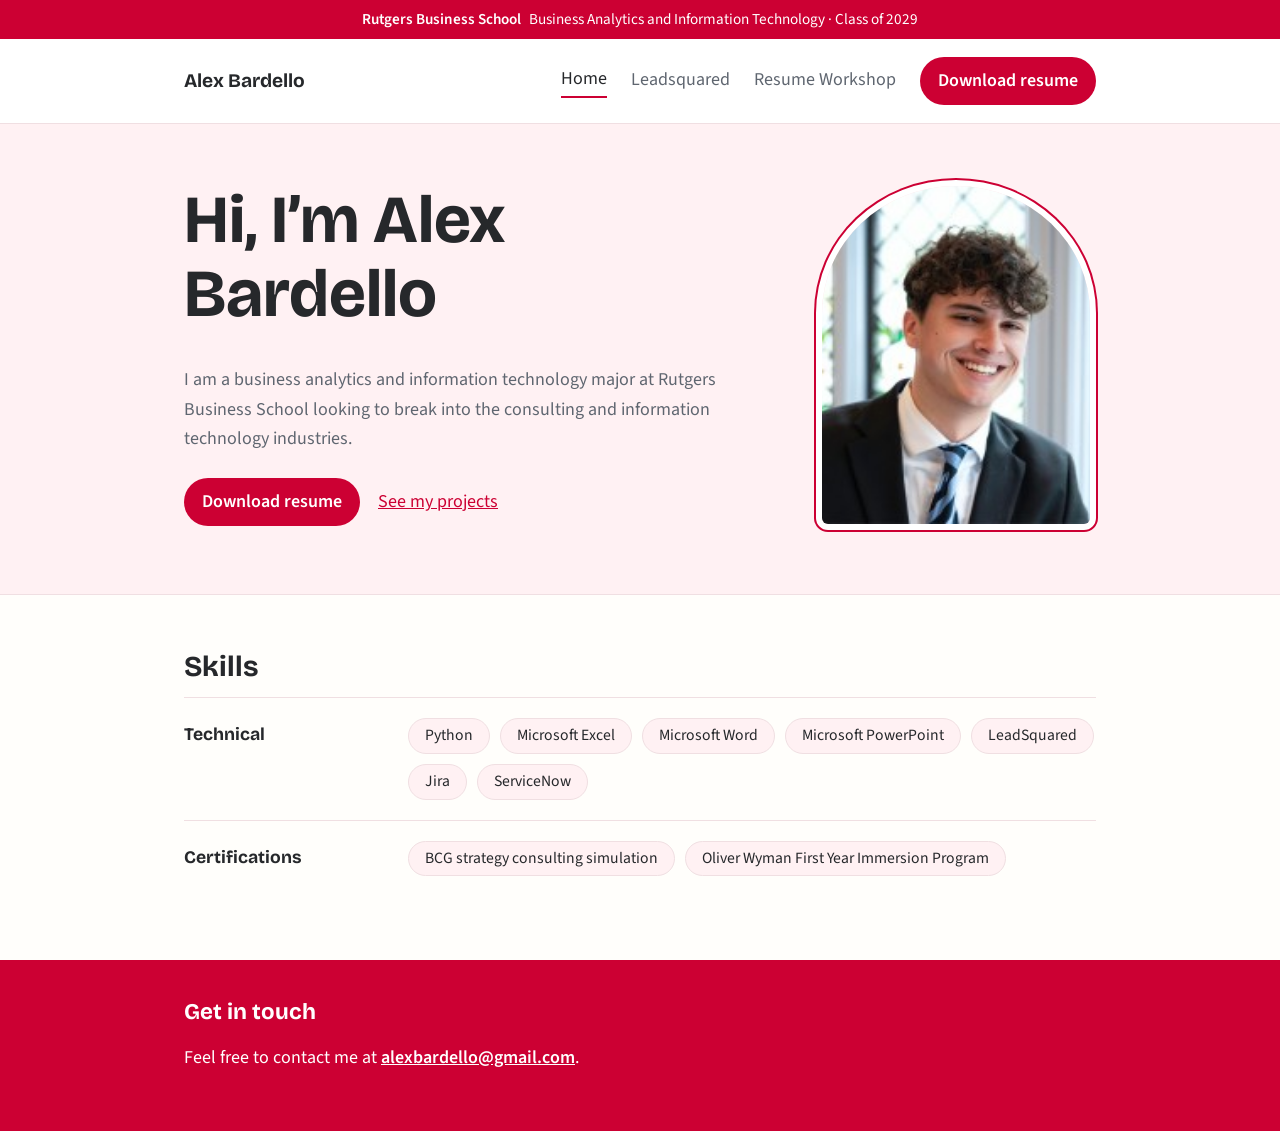
<file: index.html>
<!DOCTYPE html>
<html lang="en">
<head>
<meta charset="utf-8">
<meta name="viewport" content="width=device-width, initial-scale=1">
<title>Home | Alex Bardello</title>
<link rel="preconnect" href="https://fonts.googleapis.com">
<link href="https://fonts.googleapis.com/css2?family=Bricolage+Grotesque:wght@600;700&family=Source+Sans+3:wght@400;600&display=swap" rel="stylesheet">
<link rel="stylesheet" href="style.css">
</head>
<body class="home">
<div class="topbar"><div class="wrap"><strong>Rutgers Business School </strong><span>Business Analytics and Information Technology &middot; Class of 2029</span></div></div>
<header><div class="wrap">
  <a class="logo" href="index.html">Alex Bardello</a>
  <nav>
    <a href="index.html" aria-current="page">Home</a>
    <a href="projects-1.html">Leadsquared</a>
    <a href="projects-2.html">Resume Workshop</a>
    <a class="btn" href="Bardello_Alex_Resume_Fall-26.pdf" download>Download resume</a>
  </nav>
</div></header>
<main>
<section class="hero"><div class="wrap hero-grid">
  <div class="intro">
    <!-- Replace this section with your own introduction -->
    <span class="badge"></span>
    <h1>Hi, I&rsquo;m Alex Bardello</h1>
    <p>I am a business analytics and information technology major at Rutgers Business School looking to break into the consulting and information technology industries.</p>
    <div class="actions"><a class="btn" href="Bardello_Alex_Resume_Fall-26.pdf" download>Download resume</a><a href="projects-1.html">See my projects</a></div>
  </div>
  <div class="headshot">
    <!-- Replace the placeholder below with: <img src="headshot.jpg" alt="Your Name"> (a square or 4:5 portrait works best) -->
    <div class="ph"><img src="headshot.jpg" alt="Alex Bardello"></div>
  </div>
</div></section>
<div class="wrap">
  <section class="skills" aria-labelledby="skills-title">
    <h2 id="skills-title">Skills</h2>
    <div class="skill-group">
      <h3>Technical</h3>
      <ul><li>Python</li><li>Microsoft Excel</li><li>Microsoft Word</li><li>Microsoft PowerPoint</li><li>LeadSquared</li><li>Jira</li><li>ServiceNow</li></ul>
    </div>
    <div class="skill-group">
      <h3>Certifications</h3>
      <ul><li>BCG strategy consulting simulation</li><li>Oliver Wyman First Year Immersion Program</li></ul>
    </div>
  </section>
</div>
</main>
<footer><div class="wrap">
  <h2>Get in touch</h2>
  <!-- Replace both instances of the email below with yours -->
  <p>Feel free to contact me at <a href="mailto:alexbardello@gmail.com">alexbardello@gmail.com</a>.</p>
</div></footer>
</body>
</html>
</file>
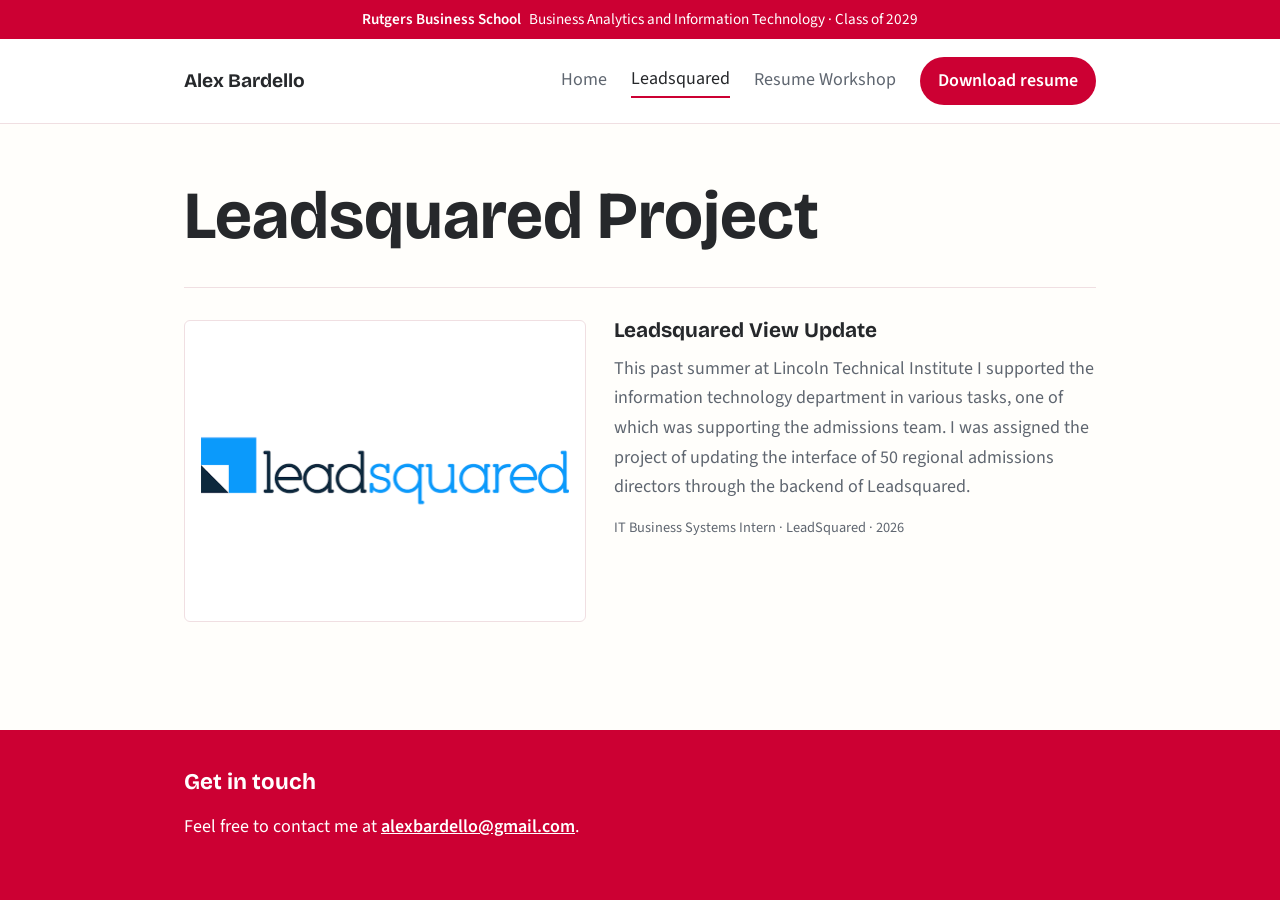
<file: projects-1.html>
<!DOCTYPE html>
<html lang="en">
<head>
<meta charset="utf-8">
<meta name="viewport" content="width=device-width, initial-scale=1">
<title>Projects: Category One | Alex Bardello</title>
<link rel="preconnect" href="https://fonts.googleapis.com">
<link href="https://fonts.googleapis.com/css2?family=Bricolage+Grotesque:wght@600;700&family=Source+Sans+3:wght@400;600&display=swap" rel="stylesheet">
<link rel="stylesheet" href="style.css">
</head>
<body>
<div class="topbar"><div class="wrap"><strong>Rutgers Business School </strong><span>Business Analytics and Information Technology &middot; Class of 2029</span></div></div>
<header><div class="wrap">
  <a class="logo" href="index.html">Alex Bardello</a>
  <nav>
    <a href="index.html">Home</a>
    <a href="projects-1.html" aria-current="page">Leadsquared</a>
    <a href="projects-2.html">Resume Workshop</a>
    <a class="btn" href="Bardello_Alex_Resume_Fall-26.pdf" download>Download resume</a>
  </nav>
</div></header>
<main><div class="wrap">
  <h1>Leadsquared Project</h1>
  <article class="project">
    <div class="ph logo"><img src="leadsquared.png" alt="LeadSquared logo"></div>
    <div>
      <h3>Leadsquared View Update</h3>
      <p>This past summer at Lincoln Technical Institute I supported the information technology department in various tasks, one of which was supporting the admissions team. I was assigned the project of updating the interface of 50 regional admissions directors through the backend of Leadsquared.</p>
      <p class="tags">IT Business Systems Intern &middot; LeadSquared &middot; 2026</p>
    </div>
  </article>
</div></main>
<footer><div class="wrap">
  <h2>Get in touch</h2>
    <p>Feel free to contact me at <a href="mailto:alexbardello@gmail.com">alexbardello@gmail.com</a>.</p>
</div></footer>
</body>
</html>
</file>
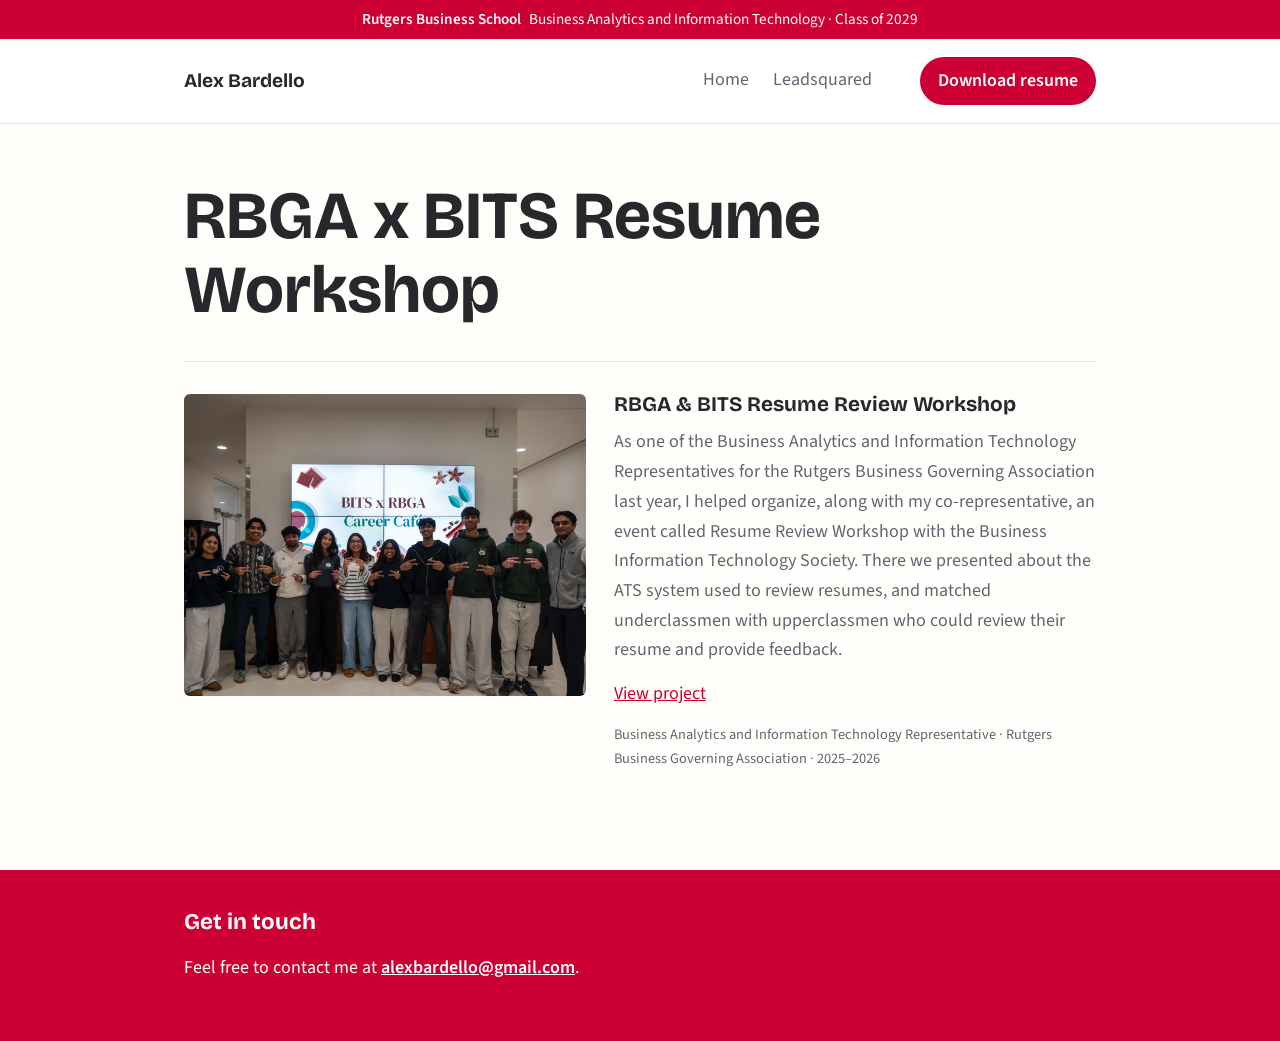
<file: projects-2.html>
<!DOCTYPE html>
<html lang="en">
<head>
<meta charset="utf-8">
<meta name="viewport" content="width=device-width, initial-scale=1">
<title>Projects: Category Two | Alex Bardello</title>
<link rel="preconnect" href="https://fonts.googleapis.com">
<link href="https://fonts.googleapis.com/css2?family=Bricolage+Grotesque:wght@600;700&family=Source+Sans+3:wght@400;600&display=swap" rel="stylesheet">
<link rel="stylesheet" href="style.css">
</head>
<body>
<div class="topbar"><div class="wrap"><strong>Rutgers Business School </strong><span>Business Analytics and Information Technology &middot; Class of 2029</span></div></div>
<header><div class="wrap">
  <a class="logo" href="index.html">Alex Bardello</a>
  <nav>
    <a href="index.html">Home</a>
    <a href="projects-1.html">Leadsquared</a>
    <a href="projects-2.html" aria-current="page"></a>
    <a class="btn" href="Bardello_Alex_Resume_Fall-26.pdf" download>Download resume</a>
  </nav>
</div></header>
<main><div class="wrap">
  <h1>RBGA x BITS Resume Workshop</h1>
  <article class="project">
    <div class="ph"><img src="bits.jpg" alt="Students and organizers standing in front of a BITS x RBGA Career Café screen"></div>
    <div>
      <h3>RBGA &amp; BITS Resume Review Workshop</h3>
      <p>As one of the Business Analytics and Information Technology Representatives for the Rutgers Business Governing Association last year, I helped organize, along with my co-representative, an event called Resume Review Workshop with the Business Information Technology Society. There we presented about the ATS system used to review resumes, and matched underclassmen with upperclassmen who could review their resume and provide feedback.</p>
      <p><a href="https://www.instagram.com/p/DUlww0CgSSb/?img_index=1" target="_blank" rel="noopener">View project</a></p>
      <p class="tags">Business Analytics and Information Technology Representative &middot; Rutgers Business Governing Association &middot; 2025&ndash;2026</p>
    </div>
  </article>
</div></main>
<footer><div class="wrap">
  <h2>Get in touch</h2>
    <p>Feel free to contact me at <a href="mailto:alexbardello@gmail.com">alexbardello@gmail.com</a>.</p>
</div></footer>
</body>
</html>
</file>
<file: style.css>
:root{--bg:#fffefb;--ink:#26282b;--muted:#5f6670;--accent:#cc0033;--line:#f0dfe2;--card:#fff;--tint:#fff1f3}
*{box-sizing:border-box}
body{margin:0;background:var(--bg);color:var(--ink);font:18px/1.65 "Source Sans 3",Georgia,sans-serif;display:flex;flex-direction:column;min-height:100vh}
h1,h2,h3{font-family:"Bricolage Grotesque","Helvetica Neue",sans-serif;line-height:1.1;margin:0 0 .5em}
h1{font-size:clamp(2.4rem,6vw,4.2rem)}h2{font-size:1.8rem}h3{font-size:1.3rem}
a{color:var(--accent)}a:focus-visible{outline:3px solid var(--accent);outline-offset:3px}
.wrap{max-width:960px;margin:0 auto;padding:0 24px;width:100%}
header{border-bottom:1px solid var(--line)}
header .wrap{display:flex;justify-content:space-between;align-items:center;flex-wrap:wrap;gap:12px;padding-top:18px;padding-bottom:18px}
.logo{font-family:"Bricolage Grotesque",sans-serif;font-weight:700;font-size:1.2rem;text-decoration:none;color:var(--ink)}
nav a{margin-left:20px;text-decoration:none;color:var(--muted);padding-bottom:3px}
nav a:hover,nav a[aria-current]{color:var(--ink);border-bottom:2px solid var(--accent)}
main{flex:1;padding:56px 0}
.intro{max-width:620px}
.intro p{color:var(--muted)}
.gallery{display:grid;grid-template-columns:repeat(auto-fit,minmax(240px,1fr));gap:16px;margin-top:40px}
.ph{aspect-ratio:4/3;background:var(--line);border-radius:6px;display:grid;place-items:center;color:var(--muted);font-size:.9rem;overflow:hidden}
.ph img{width:100%;height:100%;object-fit:cover}
.project{display:grid;grid-template-columns:1fr 1.2fr;gap:28px;padding:32px 0;border-top:1px solid var(--line)}
.project p{margin:.3em 0 .8em;color:var(--muted)}
.tags{font-size:.9rem;color:var(--muted)}
@media(max-width:680px){.project{grid-template-columns:1fr}nav a{margin:0 16px 0 0}}
footer{background:var(--ink);color:var(--bg);padding:40px 0}
footer h2{font-size:1.4rem}footer a{color:inherit;font-weight:600}

.topbar{background:var(--accent);color:#fff;font-size:.95rem;padding:7px 0}
.topbar .wrap{display:flex;gap:8px;flex-wrap:wrap;justify-content:center;text-align:center}
.topbar strong{font-weight:600}
header{background:#fff}
.btn{display:inline-block;background:var(--accent);color:#fff!important;text-decoration:none;font-weight:600;padding:9px 18px;border-radius:999px;border:0!important}
.btn:hover{background:#a8002a}
nav{display:flex;align-items:center;flex-wrap:wrap;gap:4px}
nav a.btn{margin-left:20px;padding-bottom:9px}
.hero{background:var(--tint);padding:56px 0 64px;border-bottom:1px solid var(--line)}
.badge{display:inline-block;background:#fff;color:var(--accent);border:2px solid var(--accent);font-weight:600;padding:6px 16px;border-radius:999px;margin-bottom:20px}
.hero .actions{display:flex;gap:18px;align-items:center;flex-wrap:wrap;margin-top:24px}
.ph{background:#ffe3e8;color:#8a4a56}
.home main{padding-top:0}
.home .gallery{margin-top:48px}
footer{background:var(--accent);color:#fff}
footer a{color:#fff}
footer .btn{background:#fff;color:var(--accent)!important;margin-top:8px}
footer .btn:hover{background:var(--tint)}
@media(max-width:680px){nav a.btn{margin-left:0}}
.hero-grid{display:grid;grid-template-columns:1fr 280px;gap:48px;align-items:center}
.hero .intro{max-width:620px}
.headshot .ph{aspect-ratio:4/5;border-radius:50% 50% 12px 12px / 38% 38% 12px 12px;border:6px solid #fff;box-shadow:0 0 0 2px var(--accent)}
@media(max-width:760px){.hero-grid{grid-template-columns:1fr}.headshot{max-width:240px;order:-1}}
.badge:empty{display:none}
.skills{padding:56px 0 8px}
.skill-group{display:grid;grid-template-columns:200px 1fr;gap:12px 24px;padding:20px 0;border-top:1px solid var(--line);align-items:baseline}
.skill-group h3{font-size:1.1rem;margin:0}
.skill-group ul{list-style:none;margin:0;padding:0;display:flex;flex-wrap:wrap;gap:10px}
.skill-group li{background:var(--tint);border:1px solid var(--line);border-radius:999px;padding:4px 16px;font-size:.98rem}
@media(max-width:680px){.skill-group{grid-template-columns:1fr}}
.ph.logo{background:#fff;border:1px solid var(--line)}
.ph.logo img{object-fit:contain;padding:16px}
</file>
